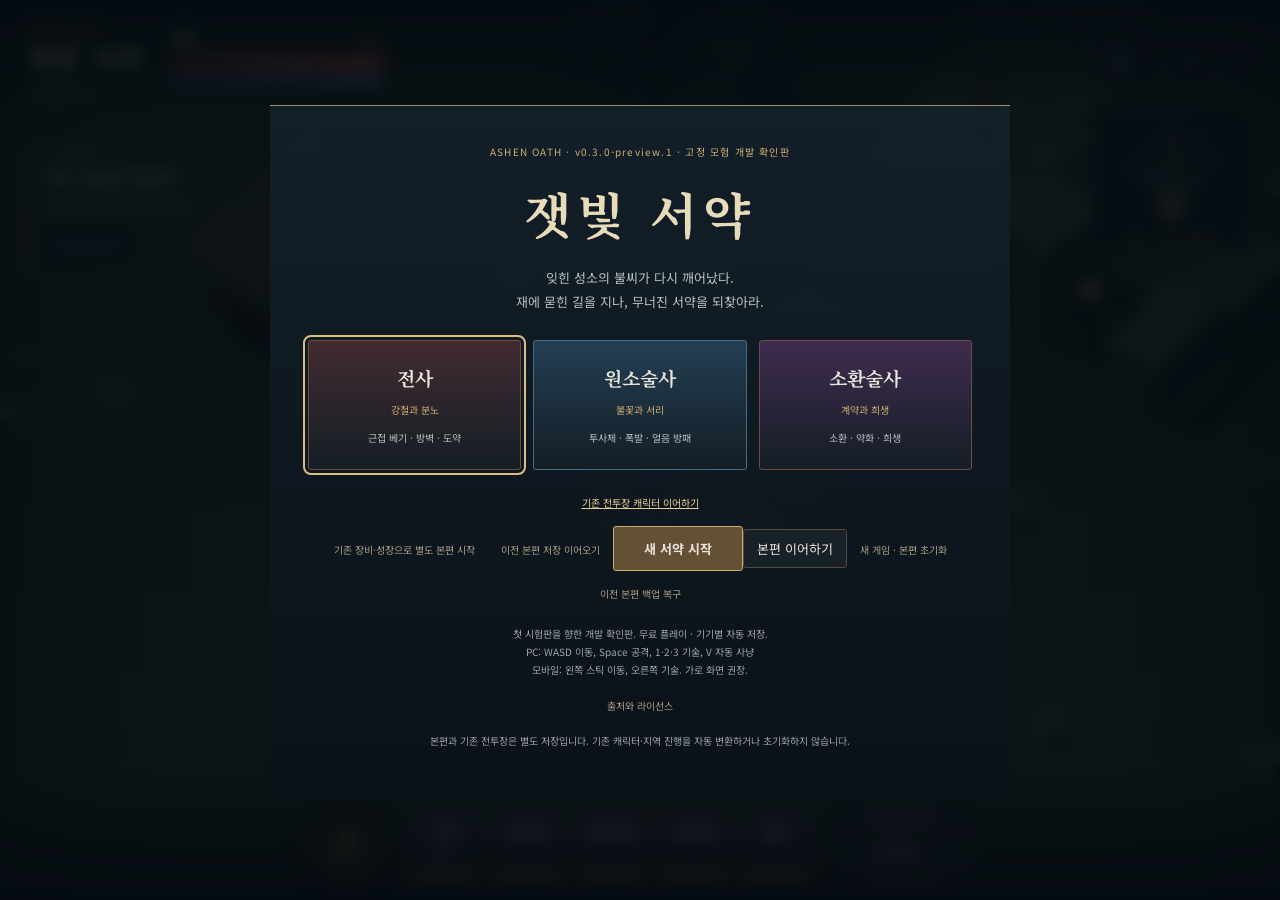
<file: index.html>
<!doctype html>
<html lang="ko"><head><meta charset="utf-8"><meta name="viewport" content="width=device-width,initial-scale=1,maximum-scale=1,user-scalable=no,viewport-fit=cover"><meta name="theme-color" content="#0b1115"><title>잿빛 서약 · Ashen Oath</title><link rel="stylesheet" href="./2-style.css"><script type="importmap">{"imports":{"three":"https://cdn.jsdelivr.net/npm/three@0.181.2/build/three.module.js","three/addons/":"https://cdn.jsdelivr.net/npm/three@0.181.2/examples/jsm/"}}</script></head><body><canvas id="world" aria-label="잿빛 서약 게임 화면"></canvas><div id="vignette"></div>
<header><div class="brand"><small>ASHEN OATH</small><b>잿빛 서약</b><span id="area">순례자의 쉼터</span></div><div id="heroStats"><div><b id="classLabel">전사</b><span id="level">Lv.1</span></div><div class="bar hp"><i id="hpFill"></i><span id="hpText">100 / 100</span></div><div class="bar mana"><i id="mpFill"></i><span id="mpText">50 / 50</span></div><div class="xp"><i id="xpFill"></i></div></div><div class="topactions"><button id="gearButton">장비 <kbd>I</kbd></button><button id="pauseButton">Ⅱ</button><button id="helpButton">?</button></div></header>
<aside id="quest"><small>첫 번째 서약</small><b id="questTitle">재의 성문을 열어라</b><span id="questText">폐허의 망령 6마리를 처치하세요.</span><button id="questTrack">목표로 자동 이동</button></aside><div id="mapBox"><canvas id="minimap" width="160" height="126"></canvas><small>북쪽 · 성소의 파수꾼</small></div>
<div id="bossHud" hidden><small>재에 잠긴 성소</small><b>무너진 서약의 파수꾼</b><div class="bar"><i id="bossFill"></i></div></div><div id="toast" role="status"></div><div id="combatText"></div><div id="banner" hidden></div>
<footer><div class="orb"><b id="gold">0</b><small>보유 골드</small></div><div class="skillTray"><button data-skill="0"><strong id="skill0">가르기</strong><kbd>Space</kbd><em></em></button><button data-skill="1"><strong id="skill1">회전 베기</strong><kbd>1</kbd><em></em></button><button data-skill="2"><strong id="skill2">서약의 방벽</strong><kbd>2</kbd><em></em></button><button data-skill="3"><strong id="skill3">도약 강타</strong><kbd>3</kbd><em></em></button><button id="potionButton"><strong>물약 <span id="potions">5</span></strong><kbd>Q</kbd></button></div><div class="autoTray"><button id="autoButton">자동 사냥 꺼짐 <kbd>V</kbd></button><button id="townButton">쉼터 귀환 <kbd>T</kbd></button><small id="stateLabel">수동 · WASD 이동</small></div></footer><div id="joystick"><div></div><span>이동</span></div><button id="lootButton" hidden>전리품 줍기</button>
<div id="loading"><small>ASHEN OATH</small><h1>잿빛 서약</h1><p id="loadText">갑옷을 손질하는 중…</p></div>
<div class="overlay" id="startScreen" hidden><section class="startCard"><small>ASHEN OATH · v0.3.0-preview.1 · 고정 모험 개발 확인판</small><h1>잿빛 서약</h1><p>잊힌 성소의 불씨가 다시 깨어났다.<br>재에 묻힌 길을 지나, 무너진 서약을 되찾아라.</p><div class="classCards"><button data-class="warrior" class="selected"><b>전사</b><span>강철과 분노</span><p>근접 베기 · 방벽 · 도약</p></button><button data-class="mage"><b>원소술사</b><span>불꽃과 서리</span><p>투사체 · 폭발 · 얼음 방패</p></button><button data-class="summoner"><b>소환술사</b><span>계약과 희생</span><p>소환 · 약화 · 희생</p></button></div><button class="primary" id="startButton">새 서약 시작</button><button id="continueButton" hidden>이전 서약 이어하기</button><p class="fine">첫 시험판을 향한 개발 확인판. 무료 플레이 · 기기별 자동 저장.<br>PC: WASD 이동, Space 공격, 1·2·3 기술, V 자동 사냥<br>모바일: 왼쪽 스틱 이동, 오른쪽 기술. 가로 화면 권장.</p><button id="creditsButton" class="textButton">출처와 라이선스</button></section></div>
<div class="overlay" id="panelOverlay" hidden><section class="panel"><button class="close" id="closePanel">닫기 ×</button><h2 id="panelTitle"></h2><div id="panelContent"></div></section></div><input type="file" id="importFile" accept="application/json" hidden><script type="module" src="./2-23-campaign-v030-preview-final.js?v=20261120-quest356"></script></body></html>
</file>
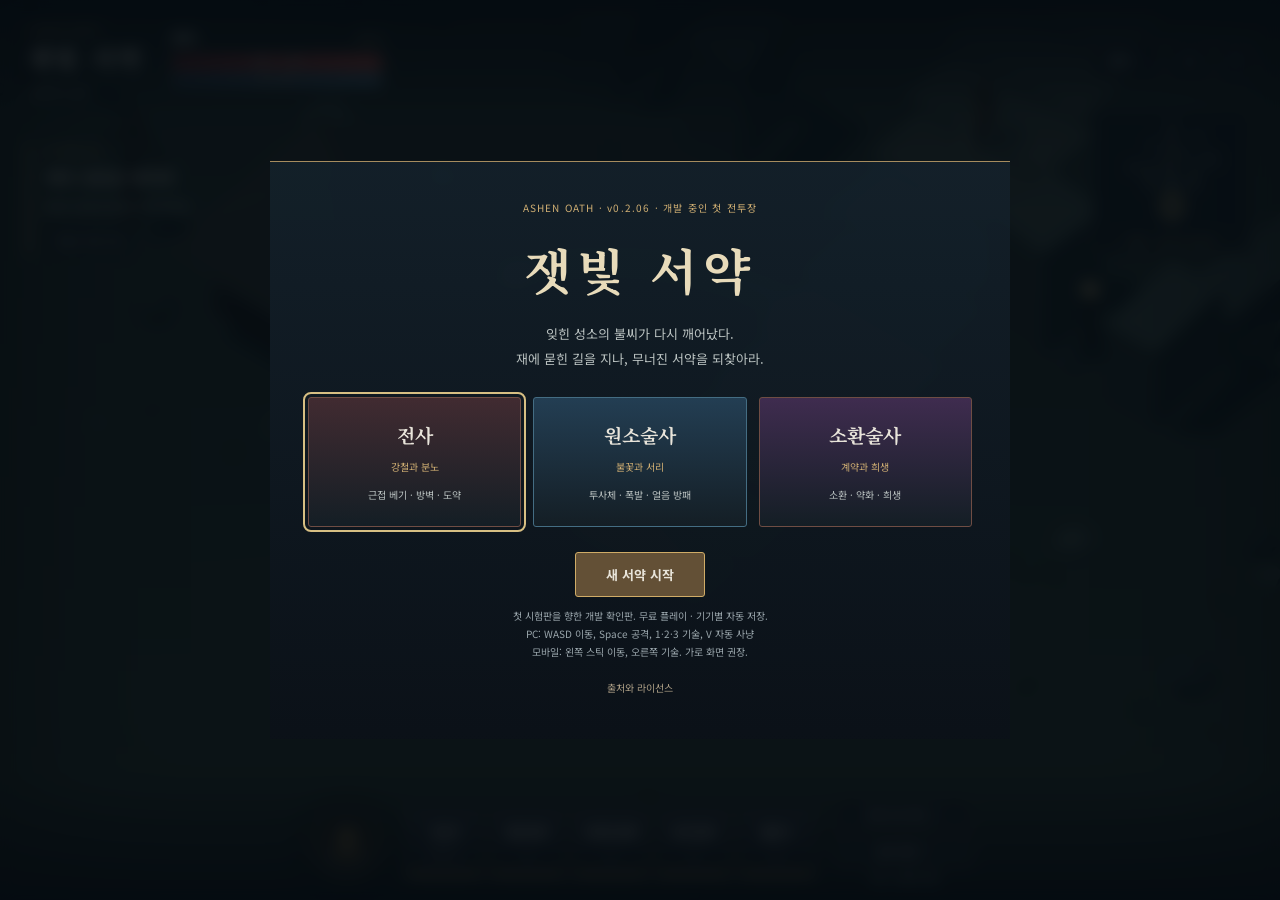
<file: 21-legacy-v0206.html>
<!doctype html>
<html lang="ko"><head><meta charset="utf-8"><meta name="viewport" content="width=device-width,initial-scale=1,maximum-scale=1,user-scalable=no,viewport-fit=cover"><meta name="theme-color" content="#0b1115"><title>잿빛 서약 · Ashen Oath</title><link rel="stylesheet" href="./2-style.css"><script type="importmap">{"imports":{"three":"https://cdn.jsdelivr.net/npm/three@0.181.2/build/three.module.js","three/addons/":"https://cdn.jsdelivr.net/npm/three@0.181.2/examples/jsm/"}}</script></head><body><canvas id="world" aria-label="잿빛 서약 게임 화면"></canvas><div id="vignette"></div>
<header><div class="brand"><small>ASHEN OATH</small><b>잿빛 서약</b><span id="area">순례자의 쉼터</span></div><div id="heroStats"><div><b id="classLabel">전사</b><span id="level">Lv.1</span></div><div class="bar hp"><i id="hpFill"></i><span id="hpText">100 / 100</span></div><div class="bar mana"><i id="mpFill"></i><span id="mpText">50 / 50</span></div><div class="xp"><i id="xpFill"></i></div></div><div class="topactions"><button id="gearButton">장비 <kbd>I</kbd></button><button id="pauseButton">Ⅱ</button><button id="helpButton">?</button></div></header>
<aside id="quest"><small>첫 번째 서약</small><b id="questTitle">재의 성문을 열어라</b><span id="questText">폐허의 망령 6마리를 처치하세요.</span><button id="questTrack">목표로 자동 이동</button></aside><div id="mapBox"><canvas id="minimap" width="160" height="126"></canvas><small>북쪽 · 성소의 파수꾼</small></div>
<div id="bossHud" hidden><small>재에 잠긴 성소</small><b>무너진 서약의 파수꾼</b><div class="bar"><i id="bossFill"></i></div></div><div id="toast" role="status"></div><div id="combatText"></div><div id="banner" hidden></div>
<footer><div class="orb"><b id="gold">0</b><small>보유 골드</small></div><div class="skillTray"><button data-skill="0"><strong id="skill0">가르기</strong><kbd>Space</kbd><em></em></button><button data-skill="1"><strong id="skill1">회전 베기</strong><kbd>1</kbd><em></em></button><button data-skill="2"><strong id="skill2">서약의 방벽</strong><kbd>2</kbd><em></em></button><button data-skill="3"><strong id="skill3">도약 강타</strong><kbd>3</kbd><em></em></button><button id="potionButton"><strong>물약 <span id="potions">5</span></strong><kbd>Q</kbd></button></div><div class="autoTray"><button id="autoButton">자동 사냥 꺼짐 <kbd>V</kbd></button><button id="townButton">쉼터 귀환 <kbd>T</kbd></button><small id="stateLabel">수동 · WASD 이동</small></div></footer><div id="joystick"><div></div><span>이동</span></div><button id="lootButton" hidden>전리품 줍기</button>
<div id="loading"><small>ASHEN OATH</small><h1>잿빛 서약</h1><p id="loadText">갑옷을 손질하는 중…</p></div>
<div class="overlay" id="startScreen" hidden><section class="startCard"><small>ASHEN OATH · v0.2.06 · 개발 중인 첫 전투장</small><h1>잿빛 서약</h1><p>잊힌 성소의 불씨가 다시 깨어났다.<br>재에 묻힌 길을 지나, 무너진 서약을 되찾아라.</p><div class="classCards"><button data-class="warrior" class="selected"><b>전사</b><span>강철과 분노</span><p>근접 베기 · 방벽 · 도약</p></button><button data-class="mage"><b>원소술사</b><span>불꽃과 서리</span><p>투사체 · 폭발 · 얼음 방패</p></button><button data-class="summoner"><b>소환술사</b><span>계약과 희생</span><p>소환 · 약화 · 희생</p></button></div><button class="primary" id="startButton">새 서약 시작</button><button id="continueButton" hidden>이전 서약 이어하기</button><p class="fine">첫 시험판을 향한 개발 확인판. 무료 플레이 · 기기별 자동 저장.<br>PC: WASD 이동, Space 공격, 1·2·3 기술, V 자동 사냥<br>모바일: 왼쪽 스틱 이동, 오른쪽 기술. 가로 화면 권장.</p><button id="creditsButton" class="textButton">출처와 라이선스</button></section></div>
<div class="overlay" id="panelOverlay" hidden><section class="panel"><button class="close" id="closePanel">닫기 ×</button><h2 id="panelTitle"></h2><div id="panelContent"></div></section></div><input type="file" id="importFile" accept="application/json" hidden><script type="module" src="./1-ao-game-v0206.js?v=0.2.06-summon-unstuck"></script></body></html>
</file>
<file: 2-style.css>
@import url('https://fonts.googleapis.com/css2?family=Noto+Sans+KR:wght@400;500;600;700&family=Noto+Serif+KR:wght@500;700&display=swap');
:root{color-scheme:dark;--gold:#d0af73;--ink:#e8e4da;--line:#544b3b;--panel:rgba(12,20,25,.96);font-family:'Noto Sans KR',sans-serif;font-size:13px;color:var(--ink)}*{box-sizing:border-box}body{margin:0;overflow:hidden;background:#0c1218;touch-action:none}button{font:inherit;color:inherit;background:#182128;border:1px solid var(--line);border-radius:3px;padding:9px 13px;cursor:pointer;transition:background .15s}button:hover{background:#303a3d;border-color:var(--gold)}button:disabled{opacity:.35;cursor:not-allowed}button:focus-visible{outline:2px solid #eee3b0;outline-offset:2px}[hidden]{display:none!important}kbd{font:10px monospace;color:#bdbab1;opacity:.7;margin-left:5px}small{color:var(--gold);letter-spacing:.12em;font-size:10px}#world{position:fixed;inset:0;width:100%;height:100%}#vignette{position:fixed;inset:0;pointer-events:none;box-shadow:inset 0 0 160px #0008}header{position:fixed;top:0;left:0;right:0;display:flex;gap:28px;align-items:center;padding:22px 28px;background:linear-gradient(#071016eF,#07101600);pointer-events:none}.brand{display:flex;flex-direction:column;gap:3px}.brand b{font:700 24px 'Noto Serif KR',serif;letter-spacing:.14em}.brand>span{font-size:11px;color:#aaa89b;margin-top:5px}#heroStats{width:210px}#heroStats>div:first-child{display:flex;justify-content:space-between;margin-bottom:8px}#level{color:var(--gold)}.bar{height:15px;position:relative;background:#10171b;border:1px solid #74603f;overflow:hidden;margin-bottom:5px}.bar i{position:absolute;inset:0;background:linear-gradient(90deg,#601d2a,#c44748);transform-origin:left;width:100%}.bar span{position:absolute;inset:0;text-align:center;font:9px/13px monospace;text-shadow:0 1px 2px #000}.mana{height:10px}.mana i{background:linear-gradient(90deg,#183c66,#4684b6)}.mana span{line-height:9px;font-size:8px}.xp{height:3px;background:#20262a}.xp i{height:100%;display:block;background:var(--gold);width:0}.topactions{margin-left:auto;display:flex;gap:8px;pointer-events:auto}.topactions button{background:#0a141dcc}#quest{position:fixed;top:143px;left:28px;width:225px;display:flex;flex-direction:column;gap:8px;padding-left:14px;border-left:2px solid #bc995d}#quest b{font:700 16px 'Noto Serif KR'}#quest>span{color:#c1c4bc;font-size:11px;line-height:1.8}#quest button{align-self:start;font-size:10px;background:#0a141db0;padding:7px 9px}#mapBox{position:fixed;right:28px;top:108px;width:160px;padding:3px;background:#111b22bb;border:1px solid #4d5145}#mapBox small{display:block;text-align:center;font-size:9px;padding:3px 0}#minimap{display:block;width:100%;opacity:.85}#bossHud{position:fixed;top:30px;left:50%;transform:translateX(-50%);text-align:center;width:310px}#bossHud b{font:16px 'Noto Serif KR';display:block;margin:6px}#bossHud .bar{height:10px}.orb{width:78px;height:78px;border:1px solid #a58b54;border-radius:50%;display:flex;justify-content:center;align-items:center;flex-direction:column;background:radial-gradient(#3d301b,#121a21 70%);box-shadow:0 0 20px #000}.orb b{color:#e0bf7d;font-size:18px}.orb small{font-size:8px;letter-spacing:0}footer{position:fixed;bottom:0;left:0;right:0;display:flex;align-items:center;justify-content:center;gap:20px;padding:20px 22px 15px;background:linear-gradient(transparent,#070e16e8);pointer-events:none}.skillTray{display:flex;gap:6px;pointer-events:auto}.skillTray button{position:relative;overflow:hidden;display:flex;flex-direction:column;align-items:center;justify-content:center;width:77px;height:68px;border-bottom:3px solid #b79758;background:linear-gradient(#293039,#10171e);padding:4px}.skillTray strong{font-size:11px;z-index:1}.skillTray kbd{margin:7px 0 0}.skillTray em{position:absolute;bottom:0;left:0;width:100%;height:0;background:#04090bd0;pointer-events:none}.autoTray{display:flex;flex-direction:column;gap:4px;pointer-events:auto}.autoTray button{padding:8px 12px;font-size:10px;min-width:137px}.autoTray small{font-size:9px;letter-spacing:0;text-align:center;color:#b5bbb8}.active{background:#42665b!important;border-color:#b0d4a9!important}#joystick{display:none;position:fixed;bottom:25px;left:30px;width:94px;height:94px;border-radius:50%;border:1px solid #d5c08a55;background:#0b151a66;touch-action:none}#joystick div{position:absolute;width:42px;height:42px;left:25px;top:25px;background:#b8c6c555;border:1px solid #d7d1b077;border-radius:50%;pointer-events:none}#joystick span{position:absolute;width:100%;text-align:center;top:100%;font-size:8px;color:#b2b2a5}#toast{position:fixed;left:50%;bottom:135px;transform:translateX(-50%);padding:10px 20px;background:#091217df;border-top:1px solid #b79c67;color:#ead7ae;max-width:80vw;opacity:0;transition:opacity .2s;pointer-events:none;text-align:center;font-size:12px}#toast.show{opacity:1}#lootButton{position:fixed;right:35%;bottom:135px;background:#3e4021}#combatText{position:fixed;inset:0;pointer-events:none}.float{position:absolute;font:bold 18px Georgia,serif;text-shadow:0 2px 3px #000;animation:float 1s forwards}.float.damage{color:#ffaba0}.float.heal{color:#93dfab}.float.gold{color:#f1d188}@keyframes float{from{opacity:1;translate:-50% 0}to{opacity:0;translate:-50% -65px}}.overlay,#loading{position:fixed;inset:0;background:rgba(5,11,17,.82);backdrop-filter:blur(8px);display:flex;align-items:center;justify-content:center;padding:20px;overflow:auto}.startCard{text-align:center;max-width:740px;width:100%;padding:35px 38px;border-top:1px solid #a68c5e;background:linear-gradient(#14212bea,#0b1118fa)}h1{font:700 49px 'Noto Serif KR',serif;color:#e8dbba;letter-spacing:.12em;margin:18px 0}h2{font:700 25px 'Noto Serif KR';margin:10px 0 24px;color:#e1cca3}p{line-height:1.9;color:#b9c1c0}.classCards{display:grid;grid-template-columns:repeat(3,1fr);gap:12px;margin:25px 0}.classCards button{padding:23px 10px 12px;background:linear-gradient(#412b31,#141e25);border-color:#6f4d44}.classCards button:nth-child(2){background:linear-gradient(#233e53,#141e25);border-color:#446d83}.classCards button:nth-child(3){background:linear-gradient(#3f2c4f,#141e25)}.classCards .selected{outline:2px solid #d7bf83;outline-offset:3px}.classCards b{display:block;font:700 19px 'Noto Serif KR';margin-bottom:8px}.classCards span{font-size:10px;color:var(--gold)}.classCards p{font-size:10px}.primary{background:#635036;border-color:#d0ac67;font-weight:bold;padding:12px 30px}.fine{font-size:10px;color:#9aa6ac;line-height:1.8}.textButton{border:none;background:transparent;font-size:10px;color:#ad9f86}#loading{flex-direction:column;z-index:50;background:#0b1218}#loading h1{font-size:43px}#loading p{font-size:12px}.panel{width:min(760px,100%);max-height:90dvh;overflow:auto;background:var(--panel);padding:30px;border-top:2px solid #b79d6c;box-shadow:0 15px 90px #000}.panel .close{float:right;font-size:11px}.panel h3{font-size:14px;color:var(--gold);margin-top:25px}.statsGrid{display:grid;grid-template-columns:repeat(3,1fr);gap:8px}.stat{padding:12px;background:#202a2f}.stat b{display:block;color:#dbc493;margin-top:4px}.inventory{display:grid;grid-template-columns:repeat(4,1fr);gap:8px}.item{padding:12px;text-align:left;min-height:95px;display:flex;flex-direction:column;gap:6px;background:#17232b}.item b{font-size:12px}.item span{font-size:10px;color:#adb6b4}.item.magic{border-color:#4779b0;color:#9ec8ef}.item.rare{border-color:#b49751;color:#e4cd80}.item.unique{border-color:#b77e3f;color:#e4b17b}.toolbar{display:flex;gap:8px;flex-wrap:wrap;margin:15px 0}.toolbar button{font-size:11px}.equipment{display:grid;grid-template-columns:repeat(3,1fr);gap:6px;margin-bottom:15px}.equipSlot{padding:10px;background:#111c24;border:1px solid #454737;font-size:10px}.equipSlot b{display:block;color:#cdb88e;margin-top:5px}.notice{font-size:11px;padding:10px;border-left:2px solid #bd9e62;background:#26302f}#banner{position:fixed;top:38%;left:50%;transform:translate(-50%,-50%);font:28px 'Noto Serif KR';color:#ead7a5;text-align:center;text-shadow:0 2px 10px #000;pointer-events:none}a{color:#e2c993}#panelContent li{line-height:1.9;margin:7px 0;font-size:12px}
@media(pointer:coarse){#joystick{display:block}.orb{display:none}.skillTray button{width:60px;height:55px}.skillTray kbd{display:none}footer{justify-content:flex-end;padding-left:145px;gap:10px}.autoTray{min-width:110px}.autoTray button{min-width:unset;padding:7px}.skillTray strong{font-size:10px}#lootButton{right:25%;bottom:100px}}@media(max-width:700px){header{padding:12px;gap:15px}.brand b{font-size:17px}.brand small{font-size:8px}.brand>span{font-size:9px}#heroStats{width:145px}.topactions{gap:3px}.topactions button{padding:6px;font-size:10px}.topactions kbd{display:none}#quest{top:110px;left:14px;width:170px;gap:5px}#quest b{font-size:13px}#quest>span{font-size:10px}#mapBox{right:12px;top:98px;width:112px}#bossHud{top:200px;width:240px}#bossHud b{font-size:13px}footer{gap:6px}.skillTray{gap:3px}.skillTray button{width:49px;height:56px;padding:3px}.skillTray strong{font-size:9px}.autoTray button{font-size:9px;padding:5px;min-width:95px}.autoTray small{font-size:8px}#joystick{left:15px;width:84px;height:84px;bottom:30px}#joystick div{left:20px;top:20px}.startCard{padding:22px 15px}.startCard h1{font-size:36px}.classCards{gap:7px}.classCards b{font-size:15px}.classCards button{padding:16px 5px 5px}.classCards p{font-size:8px}.classCards span{font-size:8px}.fine{font-size:9px}.panel{padding:20px}.inventory{grid-template-columns:repeat(3,1fr)}.statsGrid{grid-template-columns:repeat(2,1fr)}}@media(max-width:450px){footer{padding-left:104px;flex-wrap:wrap;justify-content:flex-end;bottom:0}.skillTray{order:2}.skillTray button{width:45px;height:50px}.autoTray{flex-direction:row;flex-wrap:wrap;max-width:235px}.autoTray small{width:100%}#toast{bottom:155px;width:85vw;font-size:10px}.topactions button{font-size:9px;padding:6px 5px}.brand{max-width:90px}header{gap:8px}#heroStats{width:120px}#heroStats b{font-size:11px}.classCards p{display:none}h1{font-size:32px}.equipment{grid-template-columns:repeat(2,1fr)}}@media(max-height:520px){header{padding:8px 15px}.brand b{font-size:17px}#quest{top:90px;left:15px}#mapBox{top:65px;width:112px}#heroStats{width:160px}.brand>span{display:none}footer{padding:7px 13px 8px;gap:10px}.orb{height:60px;width:60px}.skillTray button{height:51px}#joystick{bottom:18px;width:80px;height:80px}#joystick div{left:18px;top:18px}#bossHud{top:9px;width:240px}.startCard{padding:16px 25px}.startCard h1{font-size:32px;margin:10px 0}.startCard>p{font-size:11px;margin:8px}.classCards{margin:12px 0}.classCards button{padding:12px 8px 3px}.classCards b{font-size:15px}.classCards p{margin:5px}.fine{font-size:8px!important}.overlay{padding:12px}.panel{max-height:96dvh}#toast{bottom:100px}#lootButton{bottom:90px}}
</file>
